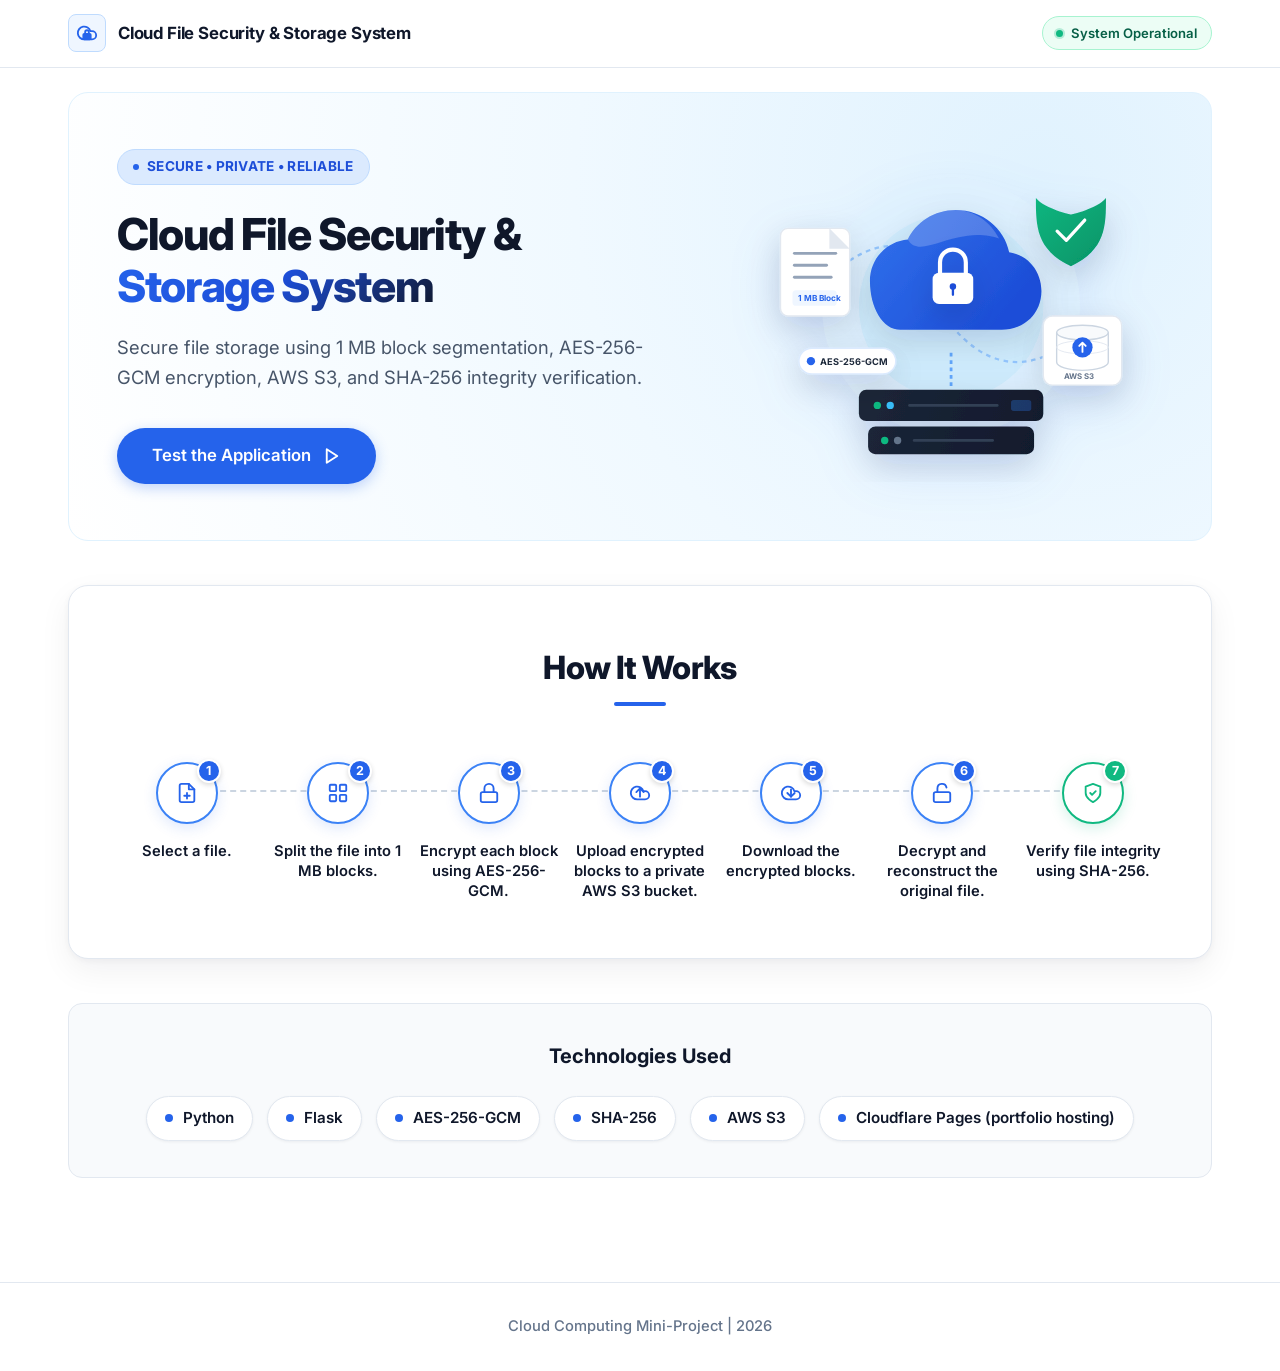
<file: portfolio/index.html>
<!DOCTYPE html>
<html lang="en">

<head>
    <meta charset="UTF-8">
    <meta name="viewport" content="width=device-width, initial-scale=1.0">
    <title>Cloud File Security & Storage System</title>
    <link rel="preconnect" href="https://fonts.googleapis.com">
    <link rel="preconnect" href="https://fonts.gstatic.com" crossorigin>
    <link href="https://fonts.googleapis.com/css2?family=Inter:wght@400;500;600;700;800&display=swap" rel="stylesheet">
    <link rel="stylesheet" href="style.css">
</head>

<body>
    <!-- 1. Navigation Bar -->
    <nav class="site-nav">
        <div class="nav-container">
            <div class="nav-brand">
                <div class="nav-icon-wrap">
                    <svg class="nav-icon" width="22" height="22" viewBox="0 0 24 24" fill="none" stroke="currentColor"
                        stroke-width="2" stroke-linecap="round" stroke-linejoin="round">
                        <path d="M17.5 19H9a7 7 0 1 1 6.71-9h1.79a4.5 4.5 0 1 1 0 9Z" />
                        <rect width="8" height="6" x="8" y="13" rx="1" fill="#2563eb" stroke="#2563eb" />
                        <path d="M10 13v-2a2 2 0 1 1 4 0v2" stroke="#2563eb" />
                    </svg>
                </div>
                <span class="nav-title">Cloud File Security & Storage System</span>
            </div>
            <div class="nav-status-pill">
                <span class="status-dot"></span>
                <span>System Operational</span>
            </div>
        </div>
    </nav>

    <!-- Main Content Container -->
    <main class="page-wrapper">
        <!-- 2. Hero Section (Two-Column Layout) -->
        <section class="hero-section">
            <div class="hero-container">
                <!-- Left Column: Content -->
                <div class="hero-content">
                    <div class="pill-badge">
                        <span class="pill-dot"></span>
                        <span class="pill-text">Secure &bull; Private &bull; Reliable</span>
                    </div>

                    <h1 class="hero-heading">Cloud File Security &<br><span class="hero-heading-gradient">Storage
                            System</span></h1>

                    <p class="hero-description">
                        Secure file storage using 1 MB block segmentation, AES-256-GCM encryption, AWS S3, and SHA-256
                        integrity verification.
                    </p>

                    <div class="hero-cta-wrapper">
                        <a id="btnTestApp" href="https://fifthsem-cloud-mini-project.onrender.com/" class="btn-primary" target="_blank" rel="noopener noreferrer">
                            <span>Test the Application</span>
                            <svg class="btn-arrow" width="18" height="18" viewBox="0 0 24 24" fill="none"
                                stroke="currentColor" stroke-width="2.5" stroke-linecap="round" stroke-linejoin="round">
                                <polygon points="5 3 19 12 5 21 5 3"></polygon>
                            </svg>
                        </a>
                        <div id="backendNotice" class="backend-notice" style="display: none;">
                            <p><strong>Notice:</strong> The file processing backend must be run locally to test file
                                segmentation, AES-256-GCM encryption, AWS S3 upload, and SHA-256 reconstruction. Start
                                the Flask server with <code>python app.py</code> and open <a
                                    href="http://127.0.0.1:5000" target="_blank"
                                    rel="noopener noreferrer">http://127.0.0.1:5000</a>.</p>
                        </div>
                    </div>
                </div>

                <!-- Right Column: Cloud Security Illustration -->
                <div class="hero-illustration-wrap">
                    <div class="illustration-card">
                        <svg class="cloud-security-svg" viewBox="0 0 460 360" fill="none"
                            xmlns="http://www.w3.org/2000/svg">
                            <defs>
                                <linearGradient id="cloudGrad" x1="50" y1="50" x2="250" y2="220"
                                    gradientUnits="userSpaceOnUse">
                                    <stop offset="0%" stop-color="#3b82f6" />
                                    <stop offset="100%" stop-color="#1d4ed8" />
                                </linearGradient>
                                <linearGradient id="serverGrad" x1="100" y1="240" x2="360" y2="330"
                                    gradientUnits="userSpaceOnUse">
                                    <stop offset="0%" stop-color="#1e293b" />
                                    <stop offset="100%" stop-color="#0f172a" />
                                </linearGradient>
                                <linearGradient id="shieldGrad" x1="310" y1="50" x2="380" y2="130"
                                    gradientUnits="userSpaceOnUse">
                                    <stop offset="0%" stop-color="#10b981" />
                                    <stop offset="100%" stop-color="#059669" />
                                </linearGradient>
                                <linearGradient id="badgeGrad" x1="30" y1="180" x2="130" y2="230"
                                    gradientUnits="userSpaceOnUse">
                                    <stop offset="0%" stop-color="#ffffff" />
                                    <stop offset="100%" stop-color="#f8fafc" />
                                </linearGradient>
                                <filter id="softShadow" x="-10%" y="-10%" width="130%" height="130%"
                                    filterUnits="userSpaceOnUse">
                                    <feDropShadow dx="0" dy="12" stdDeviation="16" flood-color="#0f172a"
                                        flood-opacity="0.12" />
                                </filter>
                                <filter id="glowEffect" x="-20%" y="-20%" width="140%" height="140%"
                                    filterUnits="userSpaceOnUse">
                                    <feGaussianBlur stdDeviation="8" result="blur" />
                                    <feComposite in="SourceGraphic" in2="blur" operator="over" />
                                </filter>
                            </defs>

                            <!-- Ambient Glow Circles -->
                            <circle cx="230" cy="170" r="140" fill="#e0f2fe" opacity="0.6" />
                            <circle cx="230" cy="170" r="100" fill="#bae6fd" opacity="0.4" />

                            <!-- Dotted Connection Tracks -->
                            <path d="M 120 120 Q 180 80 230 140" stroke="#93c5fd" stroke-width="2.5"
                                stroke-dasharray="5 5" fill="none" />
                            <path d="M 230 190 Q 280 250 340 220" stroke="#93c5fd" stroke-width="2.5"
                                stroke-dasharray="5 5" fill="none" />
                            <path d="M 230 220 L 230 260" stroke="#60a5fa" stroke-width="3" stroke-dasharray="4 4" />

                            <!-- 1. Secure Server Stack Base -->
                            <g filter="url(#softShadow)">
                                <rect x="130" y="260" width="200" height="34" rx="8" fill="url(#serverGrad)" />
                                <circle cx="150" cy="277" r="4" fill="#10b981" />
                                <circle cx="164" cy="277" r="4" fill="#38bdf8" />
                                <line x1="185" y1="277" x2="280" y2="277" stroke="#334155" stroke-width="3"
                                    stroke-linecap="round" />
                                <rect x="295" y="271" width="22" height="12" rx="3" fill="#3b82f6" opacity="0.3" />

                                <rect x="140" y="300" width="180" height="30" rx="8" fill="url(#serverGrad)" />
                                <circle cx="158" cy="315" r="4" fill="#10b981" />
                                <circle cx="172" cy="315" r="4" fill="#64748b" />
                                <line x1="190" y1="315" x2="275" y2="315" stroke="#334155" stroke-width="3"
                                    stroke-linecap="round" />
                            </g>

                            <!-- 2. Central Cloud Node -->
                            <g filter="url(#softShadow)">
                                <path
                                    d="M 175 195 L 285 195 C 310 195 328 177 328 153 C 328 132 314 114 293 111 C 288 85 264 65 235 65 C 212 65 192 78 183 97 C 160 99 142 118 142 142 C 142 171 156 195 175 195 Z"
                                    fill="url(#cloudGrad)" />
                                <path
                                    d="M 183 97 C 192 78 212 65 235 65 C 255 65 273 78 282 96 C 274 93 260 91 248 93 C 215 97 194 115 183 97 Z"
                                    fill="#ffffff" opacity="0.2" />
                            </g>

                            <!-- 3. Padlock Inside Cloud -->
                            <g filter="url(#softShadow)">
                                <!-- Shackle -->
                                <path d="M 218 135 V 122 C 218 114 224 108 232 108 C 240 108 246 114 246 122 V 135"
                                    stroke="#ffffff" stroke-width="4.5" stroke-linecap="round" fill="none" />
                                <!-- Lock Body -->
                                <rect x="210" y="133" width="44" height="34" rx="7" fill="#ffffff" />
                                <!-- Keyhole -->
                                <circle cx="232" cy="148" r="3.5" fill="#1d4ed8" />
                                <path d="M 232 151 L 232 157" stroke="#1d4ed8" stroke-width="2.5"
                                    stroke-linecap="round" />
                            </g>

                            <!-- 4. Floating Document Block (Left) -->
                            <g filter="url(#softShadow)">
                                <rect x="45" y="85" width="75" height="95" rx="8" fill="#ffffff" stroke="#e2e8f0"
                                    stroke-width="1.5" />
                                <path d="M 98 85 L 120 107 L 98 107 Z" fill="#e2e8f0" />
                                <line x1="60" y1="112" x2="105" y2="112" stroke="#94a3b8" stroke-width="3"
                                    stroke-linecap="round" />
                                <line x1="60" y1="125" x2="95" y2="125" stroke="#94a3b8" stroke-width="3"
                                    stroke-linecap="round" />
                                <line x1="60" y1="138" x2="100" y2="138" stroke="#94a3b8" stroke-width="3"
                                    stroke-linecap="round" />
                                <!-- 1 MB Badge on document -->
                                <rect x="58" y="152" width="48" height="17" rx="4" fill="#eff6ff" />
                                <text x="64" y="164" font-family="'Inter', sans-serif" font-size="9" font-weight="700"
                                    fill="#2563eb">1 MB Block</text>
                            </g>

                            <!-- 5. Floating Integrity Shield (Top Right) -->
                            <g filter="url(#softShadow)">
                                <path
                                    d="M 360 70 C 360 70 388 64 398 52 C 398 82 398 108 360 126 C 322 108 322 82 322 52 C 332 64 360 70 360 70 Z"
                                    fill="url(#shieldGrad)" />
                                <path d="M 345 88 L 355 98 L 375 76" stroke="#ffffff" stroke-width="3.5"
                                    stroke-linecap="round" stroke-linejoin="round" fill="none" />
                            </g>

                            <!-- 6. Floating AWS S3 Bucket Cylinder (Right) -->
                            <g filter="url(#softShadow)">
                                <rect x="330" y="180" width="85" height="75" rx="10" fill="#ffffff" stroke="#e2e8f0"
                                    stroke-width="1.5" />
                                <ellipse cx="372.5" cy="198" rx="28" ry="8" fill="#f8fafc" stroke="#cbd5e1"
                                    stroke-width="1.5" />
                                <path
                                    d="M 344.5 198 V 230 C 344.5 235 357 239 372.5 239 C 388 239 400.5 235 400.5 230 V 198"
                                    fill="none" stroke="#cbd5e1" stroke-width="1.5" />
                                <ellipse cx="372.5" cy="214" rx="28" ry="7" fill="none" stroke="#e2e8f0"
                                    stroke-width="1" />
                                <!-- Upload Arrow -->
                                <circle cx="372.5" cy="214" r="11" fill="#2563eb" />
                                <path d="M 372.5 219 V 209 M 369 212.5 L 372.5 209 L 376 212.5" stroke="#ffffff"
                                    stroke-width="2" stroke-linecap="round" stroke-linejoin="round" />
                                <text x="352" y="248" font-family="'Inter', sans-serif" font-size="8.5"
                                    font-weight="700" fill="#64748b">AWS S3</text>
                            </g>

                            <!-- 7. Security Tag Pills -->
                            <g filter="url(#softShadow)">
                                <rect x="65" y="215" width="105" height="28" rx="14" fill="#ffffff" stroke="#dbeafe"
                                    stroke-width="1.5" />
                                <circle cx="78" cy="229" r="4.5" fill="#2563eb" />
                                <text x="88" y="233" font-family="'Inter', sans-serif" font-size="10" font-weight="700"
                                    fill="#1e293b">AES-256-GCM</text>
                            </g>
                        </svg>
                    </div>
                </div>
            </div>
        </section>

        <!-- 3. How It Works Section (Horizontal Process Flow Inside Clean White Card) -->
        <section class="process-section">
            <div class="process-card">
                <div class="section-title-wrap">
                    <h2 class="section-title">How It Works</h2>
                    <div class="title-underline"></div>
                </div>

                <div class="steps-flow">
                    <!-- Step 1 -->
                    <div class="step-item">
                        <div class="step-badge-wrap">
                            <div class="step-icon-circle">
                                <svg class="step-svg" width="22" height="22" viewBox="0 0 24 24" fill="none"
                                    stroke="currentColor" stroke-width="2" stroke-linecap="round"
                                    stroke-linejoin="round">
                                    <path d="M14 2H6a2 2 0 0 0-2 2v16a2 2 0 0 0 2 2h12a2 2 0 0 0 2-2V8z"></path>
                                    <polyline points="14 2 14 8 20 8"></polyline>
                                    <line x1="12" y1="18" x2="12" y2="12"></line>
                                    <line x1="9" y1="15" x2="15" y2="15"></line>
                                </svg>
                                <span class="step-number">1</span>
                            </div>
                        </div>
                        <div class="step-content">
                            <p class="step-text">Select a file.</p>
                        </div>
                    </div>

                    <!-- Step 2 -->
                    <div class="step-item">
                        <div class="step-badge-wrap">
                            <div class="step-icon-circle">
                                <svg class="step-svg" width="22" height="22" viewBox="0 0 24 24" fill="none"
                                    stroke="currentColor" stroke-width="2" stroke-linecap="round"
                                    stroke-linejoin="round">
                                    <rect x="3" y="3" width="7" height="7" rx="1"></rect>
                                    <rect x="14" y="3" width="7" height="7" rx="1"></rect>
                                    <rect x="14" y="14" width="7" height="7" rx="1"></rect>
                                    <rect x="3" y="14" width="7" height="7" rx="1"></rect>
                                </svg>
                                <span class="step-number">2</span>
                            </div>
                        </div>
                        <div class="step-content">
                            <p class="step-text">Split the file into 1 MB blocks.</p>
                        </div>
                    </div>

                    <!-- Step 3 -->
                    <div class="step-item">
                        <div class="step-badge-wrap">
                            <div class="step-icon-circle">
                                <svg class="step-svg" width="22" height="22" viewBox="0 0 24 24" fill="none"
                                    stroke="currentColor" stroke-width="2" stroke-linecap="round"
                                    stroke-linejoin="round">
                                    <rect x="3" y="11" width="18" height="11" rx="2" ry="2"></rect>
                                    <path d="M7 11V7a5 5 0 0 1 10 0v4"></path>
                                </svg>
                                <span class="step-number">3</span>
                            </div>
                        </div>
                        <div class="step-content">
                            <p class="step-text">Encrypt each block using AES-256-GCM.</p>
                        </div>
                    </div>

                    <!-- Step 4 -->
                    <div class="step-item">
                        <div class="step-badge-wrap">
                            <div class="step-icon-circle">
                                <svg class="step-svg" width="22" height="22" viewBox="0 0 24 24" fill="none"
                                    stroke="currentColor" stroke-width="2" stroke-linecap="round"
                                    stroke-linejoin="round">
                                    <path d="M17.5 19H9a7 7 0 1 1 6.71-9h1.79a4.5 4.5 0 1 1 0 9Z"></path>
                                    <polyline points="16 11 12 7 8 11"></polyline>
                                    <line x1="12" y1="7" x2="12" y2="16"></line>
                                </svg>
                                <span class="step-number">4</span>
                            </div>
                        </div>
                        <div class="step-content">
                            <p class="step-text">Upload encrypted blocks to a private AWS S3 bucket.</p>
                        </div>
                    </div>

                    <!-- Step 5 -->
                    <div class="step-item">
                        <div class="step-badge-wrap">
                            <div class="step-icon-circle">
                                <svg class="step-svg" width="22" height="22" viewBox="0 0 24 24" fill="none"
                                    stroke="currentColor" stroke-width="2" stroke-linecap="round"
                                    stroke-linejoin="round">
                                    <path d="M17.5 19H9a7 7 0 1 1 6.71-9h1.79a4.5 4.5 0 1 1 0 9Z"></path>
                                    <polyline points="8 12 12 16 16 12"></polyline>
                                    <line x1="12" y1="8" x2="12" y2="16"></line>
                                </svg>
                                <span class="step-number">5</span>
                            </div>
                        </div>
                        <div class="step-content">
                            <p class="step-text">Download the encrypted blocks.</p>
                        </div>
                    </div>

                    <!-- Step 6 -->
                    <div class="step-item">
                        <div class="step-badge-wrap">
                            <div class="step-icon-circle">
                                <svg class="step-svg" width="22" height="22" viewBox="0 0 24 24" fill="none"
                                    stroke="currentColor" stroke-width="2" stroke-linecap="round"
                                    stroke-linejoin="round">
                                    <rect x="3" y="11" width="18" height="11" rx="2" ry="2"></rect>
                                    <path d="M7 11V7a5 5 0 0 1 9.9-1"></path>
                                </svg>
                                <span class="step-number">6</span>
                            </div>
                        </div>
                        <div class="step-content">
                            <p class="step-text">Decrypt and reconstruct the original file.</p>
                        </div>
                    </div>

                    <!-- Step 7 -->
                    <div class="step-item">
                        <div class="step-badge-wrap">
                            <div class="step-icon-circle step-icon-success">
                                <svg class="step-svg" width="22" height="22" viewBox="0 0 24 24" fill="none"
                                    stroke="currentColor" stroke-width="2" stroke-linecap="round"
                                    stroke-linejoin="round">
                                    <path d="M12 22s8-4 8-10V5l-8-3-8 3v7c0 6 8 10 8 10z"></path>
                                    <polyline points="9 12 11 14 15 10"></polyline>
                                </svg>
                                <span class="step-number step-number-success">7</span>
                            </div>
                        </div>
                        <div class="step-content">
                            <p class="step-text">Verify file integrity using SHA-256.</p>
                        </div>
                    </div>
                </div>
            </div>
        </section>

        <!-- 4. Technologies Used Section -->
        <section class="tech-section">
            <div class="tech-card">
                <h3 class="tech-card-title">Technologies Used</h3>
                <div class="tech-grid">
                    <div class="tech-badge">
                        <span class="tech-icon-dot"></span>
                        <span class="tech-name">Python</span>
                    </div>
                    <div class="tech-badge">
                        <span class="tech-icon-dot"></span>
                        <span class="tech-name">Flask</span>
                    </div>
                    <div class="tech-badge">
                        <span class="tech-icon-dot"></span>
                        <span class="tech-name">AES-256-GCM</span>
                    </div>
                    <div class="tech-badge">
                        <span class="tech-icon-dot"></span>
                        <span class="tech-name">SHA-256</span>
                    </div>
                    <div class="tech-badge">
                        <span class="tech-icon-dot"></span>
                        <span class="tech-name">AWS S3</span>
                    </div>
                    <div class="tech-badge">
                        <span class="tech-icon-dot"></span>
                        <span class="tech-name">Cloudflare Pages (portfolio hosting)</span>
                    </div>
                </div>
            </div>
        </section>
    </main>

    <!-- 5. Footer -->
    <footer class="site-footer">
        <div class="footer-container">
            <p class="footer-text">Cloud Computing Mini-Project | 2026</p>
        </div>
    </footer>

    <script src="script.js"></script>
</body>

</html>
</file>
<file: portfolio/style.css>
/* ==========================================================================
   Cloud File Security & Storage System - Portfolio Stylesheet
   Modern, Clean Cloud-Security Landing Page Design
   ========================================================================== */

:root {
    --primary: #2563eb;
    --primary-hover: #1d4ed8;
    --primary-light: #eff6ff;
    --primary-border: #bfdbfe;
    --navy-dark: #0f172a;
    --navy-card: #1e293b;
    --text-muted: #475569;
    --text-subtle: #64748b;
    --border-color: #e2e8f0;
    --bg-page: #ffffff;
    --bg-hero: radial-gradient(circle at 85% 20%, #e0f2fe 0%, #f0f9ff 45%, #ffffff 100%);
    --success: #10b981;
    --success-light: #ecfdf5;
    --font-sans: 'Inter', -apple-system, BlinkMacSystemFont, 'Segoe UI', Roboto, Helvetica, Arial, sans-serif;
    --radius-sm: 8px;
    --radius-md: 14px;
    --radius-lg: 20px;
    --radius-full: 9999px;
    --shadow-sm: 0 1px 3px rgba(15, 23, 42, 0.06);
    --shadow-md: 0 4px 12px rgba(15, 23, 42, 0.06), 0 1px 3px rgba(15, 23, 42, 0.04);
    --shadow-lg: 0 12px 32px rgba(15, 23, 42, 0.06), 0 2px 6px rgba(15, 23, 42, 0.04);
    --shadow-btn: 0 4px 14px rgba(37, 99, 235, 0.28);
    --shadow-btn-hover: 0 8px 22px rgba(37, 99, 235, 0.38);
}

/* Base Reset */
* {
    box-sizing: border-box;
    margin: 0;
    padding: 0;
}

body {
    font-family: var(--font-sans);
    background-color: var(--bg-page);
    color: var(--navy-dark);
    line-height: 1.6;
    -webkit-font-smoothing: antialiased;
    overflow-x: hidden;
}

/* 1. Navigation Bar */
.site-nav {
    background-color: #ffffff;
    border-bottom: 1px solid var(--border-color);
    position: sticky;
    top: 0;
    z-index: 100;
    backdrop-filter: blur(10px);
    background: rgba(255, 255, 255, 0.94);
}

.nav-container {
    max-width: 1200px;
    margin: 0 auto;
    padding: 0.9rem 1.75rem;
    display: flex;
    align-items: center;
    justify-content: space-between;
}

.nav-brand {
    display: flex;
    align-items: center;
    gap: 0.75rem;
}

.nav-icon-wrap {
    width: 38px;
    height: 38px;
    border-radius: var(--radius-sm);
    background: var(--primary-light);
    display: flex;
    align-items: center;
    justify-content: center;
    color: var(--primary);
    border: 1px solid var(--primary-border);
}

.nav-title {
    font-size: 1.05rem;
    font-weight: 700;
    color: var(--navy-dark);
    letter-spacing: -0.01em;
}

.nav-status-pill {
    display: inline-flex;
    align-items: center;
    gap: 0.5rem;
    background: var(--success-light);
    border: 1px solid #a7f3d0;
    color: #065f46;
    font-size: 0.82rem;
    font-weight: 600;
    padding: 0.35rem 0.85rem;
    border-radius: var(--radius-full);
}

.status-dot {
    width: 7px;
    height: 7px;
    border-radius: 50%;
    background-color: var(--success);
    box-shadow: 0 0 0 2px rgba(16, 185, 129, 0.25);
    display: inline-block;
}

/* Main Container Layout */
.page-wrapper {
    max-width: 1200px;
    margin: 0 auto;
    padding: 0 1.75rem 4rem;
}

/* 2. Hero Section */
.hero-section {
    background: var(--bg-hero);
    border-radius: var(--radius-lg);
    margin-top: 1.5rem;
    margin-bottom: 2.75rem;
    padding: 3.5rem 3rem;
    border: 1px solid #e0f2fe;
}

.hero-container {
    display: grid;
    grid-template-columns: 1.15fr 0.85fr;
    gap: 3rem;
    align-items: center;
}

.hero-content {
    display: flex;
    flex-direction: column;
    align-items: flex-start;
}

/* Pill Badge */
.pill-badge {
    display: inline-flex;
    align-items: center;
    gap: 0.5rem;
    background: #dbeafe;
    border: 1px solid #bfdbfe;
    padding: 0.4rem 0.95rem;
    border-radius: var(--radius-full);
    margin-bottom: 1.5rem;
}

.pill-dot {
    width: 6px;
    height: 6px;
    border-radius: 50%;
    background: var(--primary);
    display: inline-block;
}

.pill-text {
    font-size: 0.85rem;
    font-weight: 700;
    color: #1d4ed8;
    letter-spacing: 0.02em;
    text-transform: uppercase;
}

.hero-heading {
    font-size: 2.75rem;
    font-weight: 800;
    color: var(--navy-dark);
    line-height: 1.18;
    letter-spacing: -0.03em;
    margin-bottom: 1.25rem;
}

.hero-heading-gradient {
    background: linear-gradient(135deg, #2563eb 0%, #1d4ed8 50%, #0f172a 100%);
    -webkit-background-clip: text;
    -webkit-text-fill-color: transparent;
}

.hero-description {
    font-size: 1.15rem;
    color: var(--text-muted);
    line-height: 1.6;
    margin-bottom: 2.25rem;
    max-width: 540px;
}

/* CTA Wrapper & Primary Button */
.hero-cta-wrapper {
    display: flex;
    flex-direction: column;
    align-items: flex-start;
    gap: 1.25rem;
    width: 100%;
}

.btn-primary {
    display: inline-flex;
    align-items: center;
    gap: 0.75rem;
    background-color: var(--primary);
    color: #ffffff;
    font-size: 1.05rem;
    font-weight: 600;
    padding: 0.9rem 2.2rem;
    border-radius: var(--radius-full);
    text-decoration: none;
    box-shadow: var(--shadow-btn);
    transition: all 0.2s ease-in-out;
    border: none;
    cursor: pointer;
}

.btn-primary:hover {
    background-color: var(--primary-hover);
    transform: translateY(-2px);
    box-shadow: var(--shadow-btn-hover);
}

.btn-primary:active {
    transform: translateY(0);
}

.btn-arrow {
    transition: transform 0.2s ease;
}

.btn-primary:hover .btn-arrow {
    transform: translateX(3px);
}

/* Notice for Cloudflare Pages when online backend is pending */
.backend-notice {
    max-width: 540px;
    background-color: #ffffff;
    border: 1px solid var(--border-color);
    border-left: 4px solid var(--primary);
    padding: 1rem 1.25rem;
    border-radius: var(--radius-sm);
    font-size: 0.9rem;
    color: var(--navy-dark);
    box-shadow: var(--shadow-sm);
    transition: background-color 0.3s ease;
}

.backend-notice.highlight {
    background-color: var(--primary-light);
}

.backend-notice code {
    background-color: #f1f5f9;
    color: var(--navy-dark);
    padding: 0.15rem 0.4rem;
    border-radius: 4px;
    font-size: 0.86em;
    font-family: SFMono-Regular, Menlo, Monaco, Consolas, monospace;
}

.backend-notice a {
    color: var(--primary);
    text-decoration: underline;
    font-weight: 500;
}

/* Right Column Illustration Card */
.hero-illustration-wrap {
    display: flex;
    justify-content: center;
    align-items: center;
}

.illustration-card {
    width: 100%;
    max-width: 460px;
    filter: drop-shadow(0 15px 25px rgba(37, 99, 235, 0.12));
    transition: transform 0.3s ease;
}

.illustration-card:hover {
    transform: translateY(-4px);
}

.cloud-security-svg {
    width: 100%;
    height: auto;
    display: block;
}

/* 3. How It Works Section (Horizontal Process Card) */
.process-section {
    margin-bottom: 2.75rem;
}

.process-card {
    background-color: #ffffff;
    border-radius: var(--radius-lg);
    border: 1px solid var(--border-color);
    box-shadow: var(--shadow-lg);
    padding: 3.5rem 3rem;
}

.section-title-wrap {
    text-align: center;
    margin-bottom: 3rem;
}

.section-title {
    font-size: 2rem;
    font-weight: 800;
    color: var(--navy-dark);
    letter-spacing: -0.02em;
    margin-bottom: 0.6rem;
}

.title-underline {
    width: 52px;
    height: 4px;
    background: var(--primary);
    border-radius: var(--radius-full);
    margin: 0 auto;
}

/* Horizontal Flow Container */
.steps-flow {
    display: grid;
    grid-template-columns: repeat(7, 1fr);
    gap: 0.75rem;
    position: relative;
    padding-top: 0.5rem;
}

/* Dashed connector line between badges */
.steps-flow::before {
    content: '';
    position: absolute;
    top: 36px;
    left: 7%;
    right: 7%;
    height: 2px;
    border-top: 2px dashed #cbd5e1;
    z-index: 1;
}

.step-item {
    display: flex;
    flex-direction: column;
    align-items: center;
    text-align: center;
    position: relative;
    z-index: 2;
    transition: transform 0.2s ease;
}

.step-item:hover {
    transform: translateY(-4px);
}

.step-badge-wrap {
    margin-bottom: 1.1rem;
}

.step-icon-circle {
    width: 62px;
    height: 62px;
    border-radius: 50%;
    background: #ffffff;
    border: 2px solid #3b82f6;
    display: flex;
    align-items: center;
    justify-content: center;
    color: var(--primary);
    box-shadow: 0 4px 14px rgba(37, 99, 235, 0.15);
    position: relative;
    transition: all 0.2s ease;
}

.step-item:hover .step-icon-circle {
    background: var(--primary-light);
    border-color: var(--primary-hover);
    box-shadow: 0 8px 20px rgba(37, 99, 235, 0.25);
}

.step-number {
    position: absolute;
    top: -5px;
    right: -5px;
    width: 24px;
    height: 24px;
    border-radius: 50%;
    background: var(--primary);
    color: #ffffff;
    font-size: 0.78rem;
    font-weight: 700;
    display: flex;
    align-items: center;
    justify-content: center;
    border: 2px solid #ffffff;
    box-shadow: 0 2px 5px rgba(0, 0, 0, 0.15);
}

/* Success styling for final verification step */
.step-icon-success {
    border-color: var(--success);
    color: var(--success);
    box-shadow: 0 4px 14px rgba(16, 185, 129, 0.18);
}

.step-item:hover .step-icon-success {
    background: var(--success-light);
    border-color: var(--success);
    box-shadow: 0 8px 20px rgba(16, 185, 129, 0.28);
}

.step-number-success {
    background: var(--success);
}

.step-content {
    max-width: 145px;
}

.step-text {
    font-size: 0.92rem;
    font-weight: 600;
    color: var(--navy-dark);
    line-height: 1.35;
}

/* 4. Technologies Used Card */
.tech-section {
    margin-bottom: 2.5rem;
}

.tech-card {
    background-color: #f8fafc;
    border: 1px solid var(--border-color);
    border-radius: var(--radius-md);
    padding: 2.25rem 2.5rem;
    text-align: center;
}

.tech-card-title {
    font-size: 1.25rem;
    font-weight: 700;
    color: var(--navy-dark);
    margin-bottom: 1.5rem;
}

.tech-grid {
    display: flex;
    flex-wrap: wrap;
    justify-content: center;
    gap: 0.85rem;
}

.tech-badge {
    display: inline-flex;
    align-items: center;
    gap: 0.6rem;
    background: #ffffff;
    border: 1px solid var(--border-color);
    padding: 0.6rem 1.15rem;
    border-radius: var(--radius-full);
    box-shadow: var(--shadow-sm);
    transition: all 0.2s ease;
}

.tech-badge:hover {
    border-color: var(--primary-border);
    transform: translateY(-2px);
    box-shadow: var(--shadow-md);
}

.tech-icon-dot {
    width: 8px;
    height: 8px;
    border-radius: 50%;
    background-color: var(--primary);
}

.tech-name {
    font-size: 0.95rem;
    font-weight: 600;
    color: var(--navy-dark);
}

/* 5. Footer */
.site-footer {
    border-top: 1px solid var(--border-color);
    background-color: #ffffff;
    padding: 2rem 1.75rem;
    text-align: center;
}

.footer-container {
    max-width: 1200px;
    margin: 0 auto;
}

.footer-text {
    font-size: 0.92rem;
    font-weight: 500;
    color: var(--text-subtle);
}

/* ==========================================================================
   Responsive Breakpoints
   ========================================================================== */

/* Tablet & Smaller Desktops */
@media (max-width: 1024px) {
    .hero-container {
        grid-template-columns: 1fr;
        gap: 2.5rem;
    }

    .hero-content {
        align-items: center;
        text-align: center;
    }

    .hero-description {
        max-width: 620px;
    }

    .hero-cta-wrapper {
        align-items: center;
    }

    .steps-flow {
        grid-template-columns: repeat(4, 1fr);
        gap: 1.75rem 1rem;
    }

    .steps-flow::before {
        display: none;
    }
}

/* Mobile Devices */
@media (max-width: 680px) {
    .page-wrapper {
        padding: 0 1rem 3rem;
    }

    .hero-section {
        padding: 2.25rem 1.25rem;
        margin-top: 1rem;
    }

    .hero-heading {
        font-size: 2rem;
    }

    .hero-description {
        font-size: 1rem;
    }

    .process-card {
        padding: 2.25rem 1.25rem;
    }

    .section-title {
        font-size: 1.6rem;
    }

    .steps-flow {
        display: flex;
        flex-direction: column;
        align-items: stretch;
        gap: 1.25rem;
    }

    .step-item {
        flex-direction: row;
        text-align: left;
        gap: 1.25rem;
        background: #f8fafc;
        padding: 1rem 1.25rem;
        border-radius: var(--radius-md);
        border: 1px solid var(--border-color);
    }

    .step-badge-wrap {
        margin-bottom: 0;
        flex-shrink: 0;
    }

    .step-icon-circle {
        width: 50px;
        height: 50px;
    }

    .step-content {
        max-width: none;
        flex: 1;
    }

    .step-text {
        font-size: 0.95rem;
    }

    .tech-card {
        padding: 1.75rem 1.25rem;
    }

    .tech-grid {
        flex-direction: column;
        align-items: stretch;
    }

    .nav-status-pill {
        display: none;
    }
}
</file>
